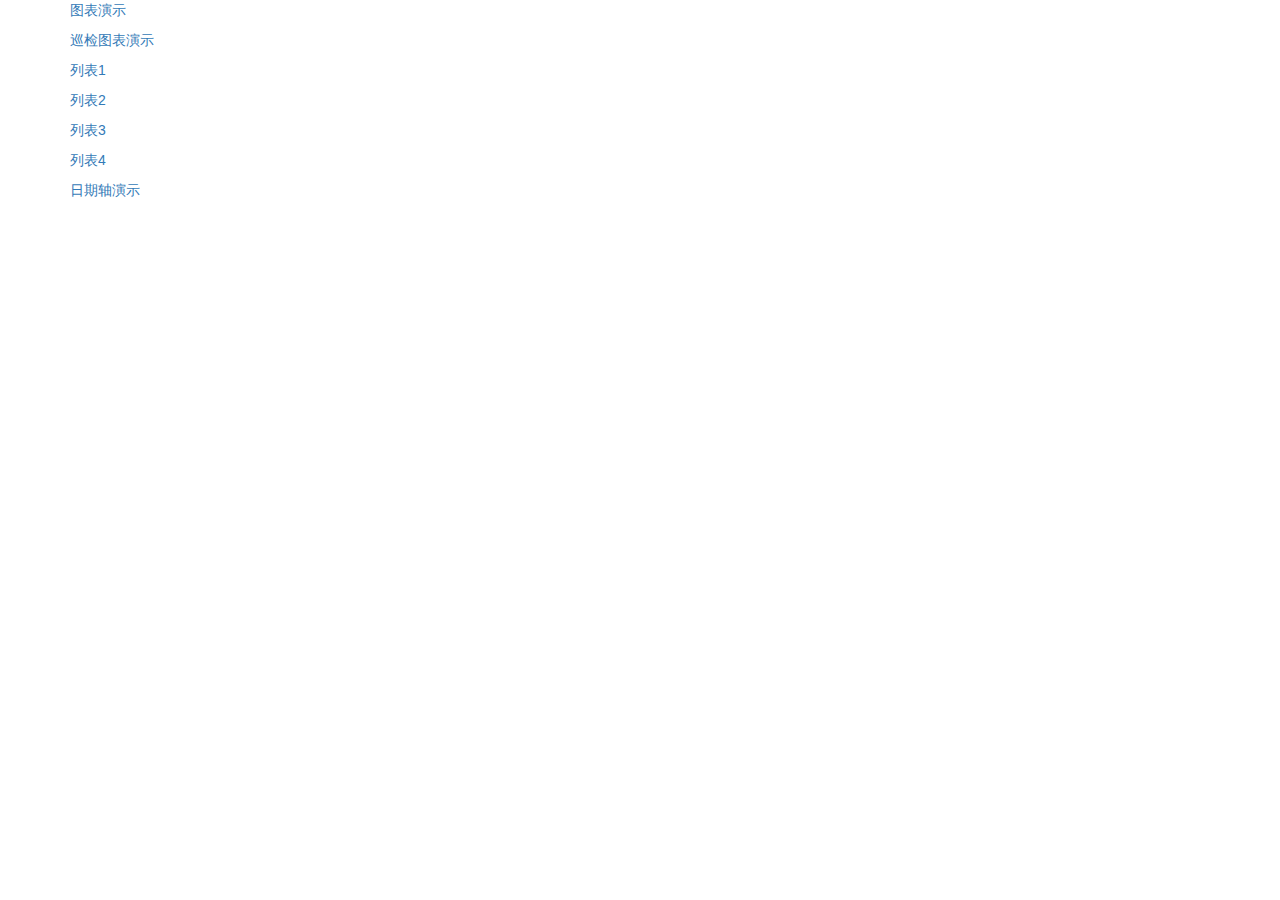
<file: views/index.html>
<!DOCTYPE html>
<html lang="en">
<head>
    <meta charset="UTF-8">
    <title>Title</title>
    <link rel="stylesheet" href="../res/assets/css/bootstrap.css">
</head>
<body>
<div class="container">
    <p><a href="lineStack.html" target="_blank">图表演示</a></p>
    <p><a href="bar-tick-align.html" target="_blank">巡检图表演示</a></p>
    <p><a href="list.html" target="_blank">列表1</a></p>
    <p><a href="list2.html" target="_blank">列表2</a></p>
    <p><a href="list3.html" target="_blank">列表3</a></p>
    <p><a href="list4.html" target="_blank">列表4</a></p>
    <p><a href="TimeSlider2/index.html" target="_blank">日期轴演示</a></p>
</div>
</body>
</html>
</file>
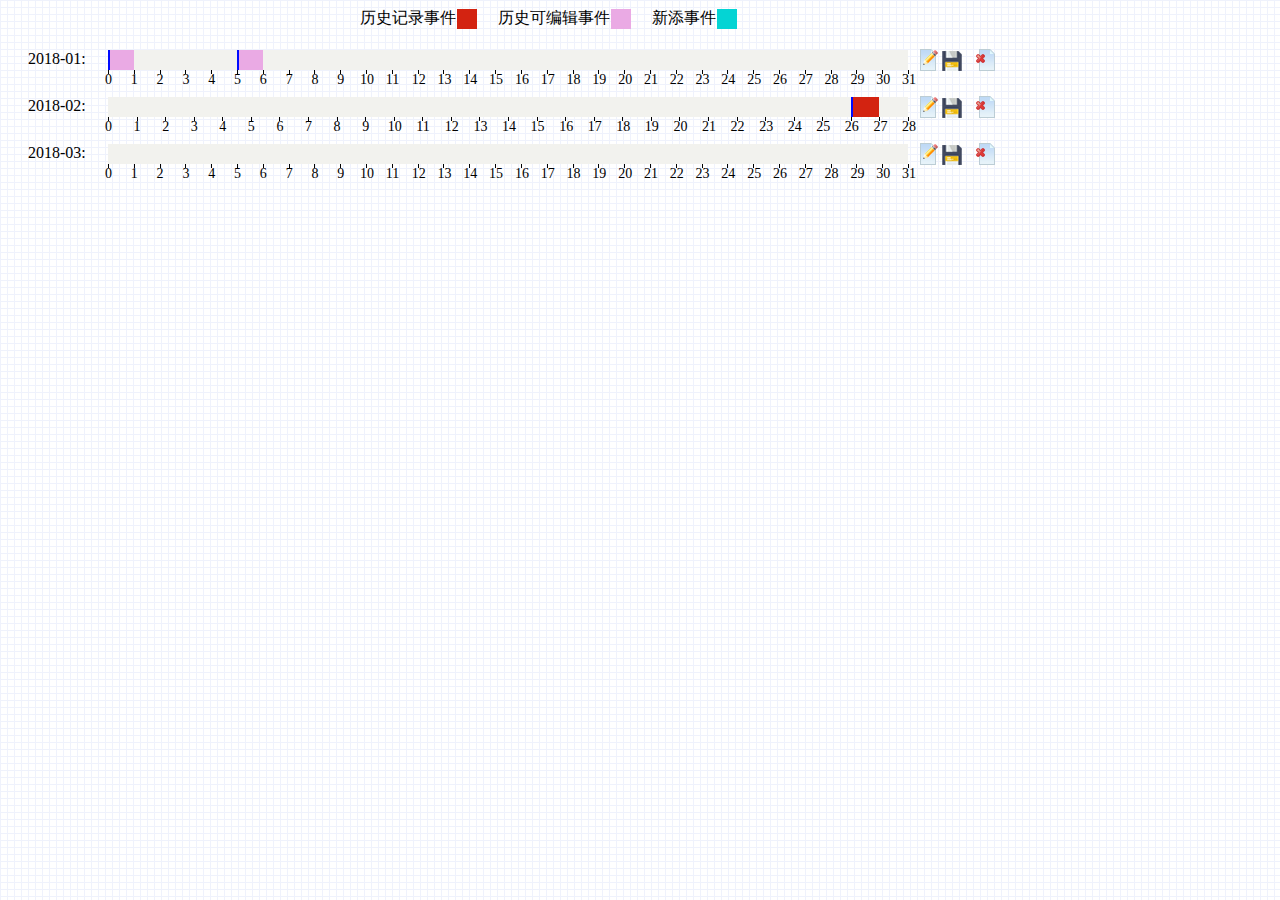
<file: views/TimeSlider2/index.html>
﻿<!DOCTYPE html>
<html>
<head>
    <meta http-equiv="Content-Type" content="text/html; charset=utf-8"/>
    <link type="text/css" rel="stylesheet" href="css/timeSlider.css"/>
    <title>scheduler</title>
    <style>
        body{
            background:url([data-uri]);
            user-select:none;
        }

        .code{
            width:500px;
            border:1px solid black;
            background:#d4d4d4;
        }
    </style>
</head>
<body>
<div class="eventBoxWrap">
    <label class="label-event">历史记录事件</label>
    <div class="eventBox"></div>
    <label class="label-event">历史可编辑事件</label>
    <div class="eventBox"></div>
    <label class="label-event">新添事件</label>
    <div class="eventBox"></div>
    <!--<label class="label-event">事件4</label>
    <div class="eventBox"></div>
    <label class="label-event">事件5</label>
    <div class="eventBox"></div>-->
</div>

<div onselectstart="return false;">
    <label class="label-week">2018-01:</label>
    <div id="timeslider1" class="timeSlider">
    </div>
</div>

<div onselectstart="return false;">
    <label class="label-week">2018-02:</label>
    <div id="timeslider2" class="timeSlider">
    </div>
</div>

<div onselectstart="return false;">
    <label class="label-week">2018-03:</label>
    <div id="timeslider3" class="timeSlider">
    </div>
</div>
<!--
<div onselectstart="return false;">
    <label class="label-week">星期四:</label>
    <div id="timeslider4" class="timeSlider">
    </div>
</div>

<div onselectstart="return false;">
    <label class="label-week">星期五:</label>
    <div id="timeslider5" class="timeSlider">
    </div>
</div>

<div onselectstart="return false;">
    <label class="label-week">星期六:</label>
    <div id="timeslider6" class="timeSlider">
    </div>
</div>

<div onselectstart="return false;">
    <label class="label-week">星期日:</label>
    <div id="timeslider7" class="timeSlider">
    </div>
</div>-->

<script type="text/javascript" src="lib/jquery.js"></script>
<script type="text/javascript" src="lib/underscore.js"></script>
<script type="text/javascript" src="js/timeSlider.js"></script>
<script>
  /* 动态创建7个时间轴 */
  //timeS1  这个命名要以DIV ID编号来  如timeS1  timeS2....点保存时需要用到
  var dateAxis = ['2018-01', '2018-02', '2018-03'] // 每一个日期轴月份,必须设置
  var timeS1 = new TimeSlider({
    id: 'timeslider1',//对应的DIV ID
    language: 'cn',
    currentMonth: '2018/01',//当前时间轴月份
    defaultDate: ['01', '06'],//初始化时间
    defaultEvents: [1, 1],//对应时间的事件  0为历史事件,1为历史可编辑事件,2是新添加事件
    banMove: [1, 1]//对应时间是否可编辑0不可编辑,1可编辑 ,2新添加可编辑删除
  })

  var timeS2 = new TimeSlider({
    id: 'timeslider2',
    language: 'cn',
    currentMonth: '2018/02',//当前时间轴月份
    defaultDate: ['27'],//初始化时间
    defaultEvents: [0],//对应时间的事件  0为历史事件,1为历史可编辑事件,2是新添加事件
    banMove: [0]//对应时间是否可编辑0不可编辑,1可编辑 ,2新添加可编辑删除
  })

  var timeS3 = new TimeSlider({
    id: 'timeslider3',
    language: 'cn',
    currentMonth: '2018/03'//当前时间轴月份
  })

  /*
    var timeS4 = new TimeSlider({
        id:"timeslider4",
        language:"cn",
        defaultTime:["0:00-2:00", "15:30-18:00"],
        defaultEvents:[0, 0],
        banMove:[0, 0]
    });

    var timeS5 = new TimeSlider({
        id:"timeslider5",
        language:"cn",
        defaultTime:["0:00-2:00"],
        defaultEvents:[0],
        banMove:[0]
    });

    var timeS6 = new TimeSlider({
        id:"timeslider6",
        language:"cn"
    });

    var timeS7 = new TimeSlider({
        id:"timeslider7",
        language:"cn"
    });*/

  function saveDate (id) {
    var $this
    switch (id) {
      case '1':
        $this = timeS1
        break
      case '2':
        $this = timeS2
        break
      case '3':
        $this = timeS3
        break
      case '4':
        $this = timeS4
        break
      case '5':
        $this = timeS5
        break
      case '6':
        $this = timeS6
        break
      case '7':
        $this = timeS7
        break
      case '8':
        $this = timeS7
        break
      case '9':
        $this = timeS9
        break
      case '10':
        $this = timeS10
        break
      case '11':
        $this = timeS11
        break
      case '12':
        $this = timeS12
        break
    }
    var data = {}
    _.forEach($this.get().times, function (item, index) {
      var event = $this.get().events[index] + 1
      var time = '<span>' + item + '</span> <span>事件' + event + '</span></br>'
      data['事件' + event + '_' + index] = item.replace('00', '01')
    })
    //点击保存时输出的事件与时间
    console.log(data)
  }

</script>
</body>
</html>
</file>
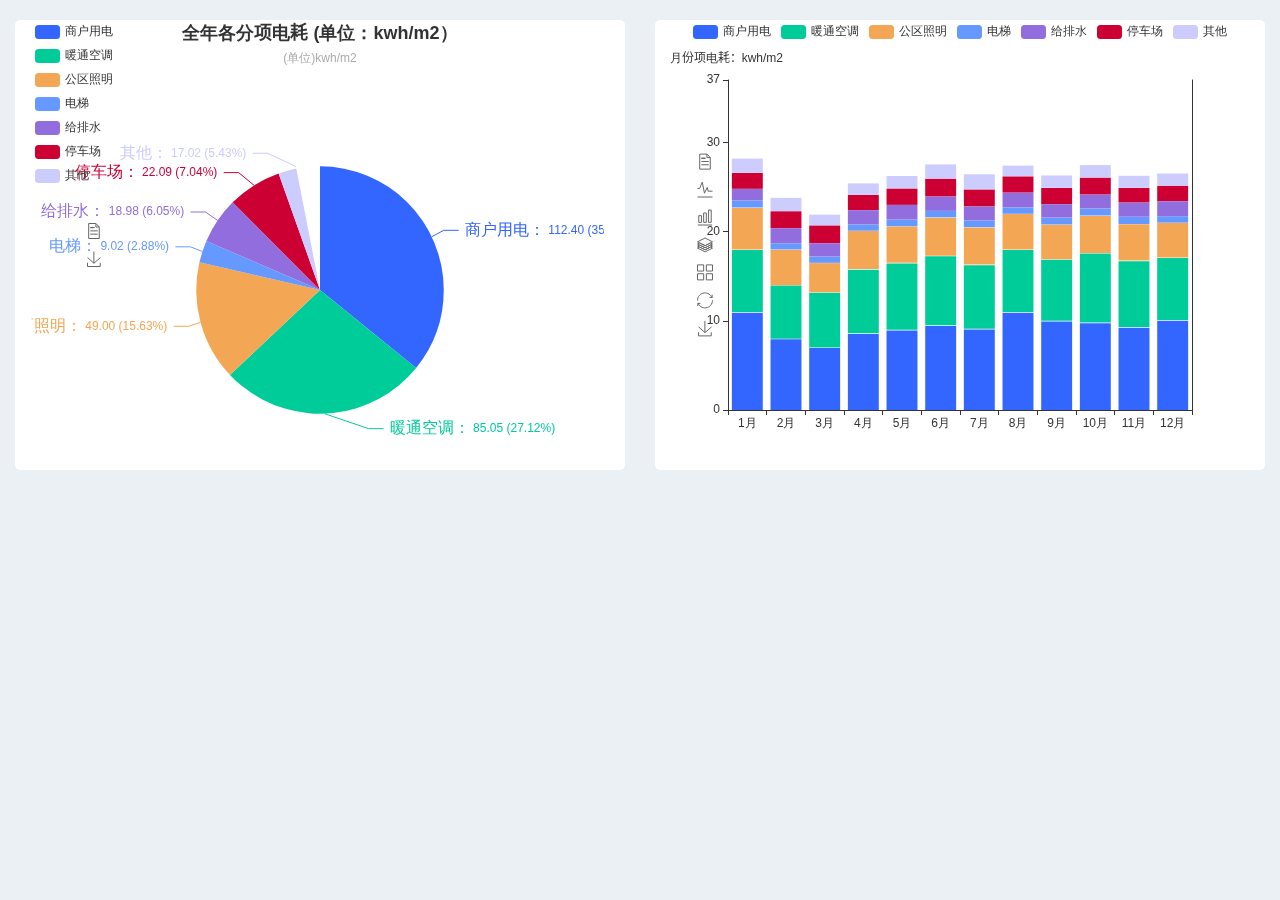
<file: views/platform.html>
<!DOCTYPE html>
<html lang="zh-cn">

<head>
    <title></title>
    <meta charset="utf-8">
    <meta name="keywords" content=""/>
    <meta name="description" content=""/>
    <meta http-equiv="X-UA-Compatible" content="IE=edge,chrome=1">
    <!-- 移动设备 viewport -->
    <meta name="viewport"
          content="width=device-width,initial-scale=1.0,minimum-scale=1.0,maximum-scale=1.0,user-scalable=no,minimal-ui">
    <meta name="author" content="">
    <!-- 360浏览器默认使用Webkit内核 -->
    <meta name="renderer" content="webkit">
    <!-- 禁止百度SiteAPP转码 -->
    <meta http-equiv="Cache-Control" content="no-siteapp">
    <meta name="mobile-web-app-capable" content="yes">
    <meta name="apple-mobile-web-app-capable" content="yes">
    <meta name="apple-mobile-web-app-status-bar-style" content="black">
    <meta name="msapplication-TileColor" content="#62a8ea">

    <script type="text/javascript" src="../res/assets/js/jquery-3.2.1.min.js"></script>
    <script type="text/javascript" src="../res/assets/js/laydate/laydate.js"></script>
    <script type="text/javascript" src="../res/assets/js/echarts.js"></script>
    <script type="text/javascript" src="../res/assets/js/bootstrap.js"></script>

    <link rel="stylesheet" href="../res/assets/css/bootstrap.css">
    <link rel="stylesheet" href="../res/assets/css/index.css">
</head>
<body>
<div class="test">

    <div class="row">

        <div class="col-sm-6" style="height:100%;width:50%;">
            <div class="main-item view-2 col-sm-12 " style="float: left ;">
                <div class="widget-shadow">
                    <div id="pieChart"  style="height:450px;">
                    </div>
                </div>

            </div>
        </div>

        <div class="col-sm-6">
            <div class="main-item view-2 col-sm-12 " style="float: left ;">
                <div class="widget-shadow">
                    <div id="main" style="height:450px;">
                    </div>
                </div>

            </div>
        </div>

    </div>

</div>


</body>
<script type="text/javascript">
    var monthArray = ["1月", "2月", "3月", "4月", "5月", "6月", "7月", "8月", "9月", "10月", "11月", "12月"];


    var shanghuList = [11, 8, 7, 8.6, 9, 9.5, 9.1, 11, 10, 9.8, 9.3, 10.1];
    var shanghuTotal = 0;

    var kongtiaoList = [7, 6, 6.2, 7.2, 7.5, 7.8, 7.2, 7, 6.9, 7.8, 7.45, 7];
    var kongtiaoTotal = 0;

    var gongquList = [4.7, 4, 3.3, 4.3, 4.1, 4.3, 4.2, 4, 3.9, 4.2, 4.1, 3.9];
    var gongquTotal = 0;


    var diantiList = [0.8, 0.7, 0.71, 0.72, 0.75, 0.73, 0.76, 0.72, 0.77, 0.8, 0.82, 0.74];
    var diantiotal = 0;

    var paishuiList = [1.3, 1.7, 1.5, 1.6, 1.65, 1.62, 1.58, 1.66, 1.52, 1.57, 1.6, 1.68];
    var paishuiTotal = 0;

    var parkList = [1.8, 1.9, 2.0, 1.7, 1.85, 2, 1.9, 1.83, 1.82, 1.9, 1.65, 1.74];
    var parkTotal = 0;

    var other = [1.6, 1.5, 1.2, 1.3, 1.4, 1.6, 1.7, 1.2, 1.4, 1.4, 1.35, 1.37];

    var coloers =['#3366ff', '#00cc99', '#f3a754', '#6699ff', '#926dde', '#cc0033', '#ccccff'];
    var otherTotal = 0;

    var dataList = ['商户用电', '暖通空调', '公区照明', '电梯', '给排水', '停车场', '其他'];

    var totalList = [];


    $(function () {


        totalAccount();

        var myChart = echarts.init(document.getElementById('main'));
        var colors = ['#d14a61', '#5793f3', '#675bba'];//subtext,monthArray,totalSales
        option = {
            tooltip: {
                trigger: 'axis'
            },
            legend: {
                data: dataList
            },
            toolbox: {
                show: true,
                orient: 'vertical',
                left: '20',
                top: 'center',
                feature: {
                    mark: {show: true},
                    dataView: {show: true, readOnly: false},
                    magicType: {show: true, type: ['line', 'bar', 'stack', 'tiled']},
                    restore: {show: true},
                    saveAsImage: {show: true}
                }
            },

            calculable: true,
            xAxis: [
                {
                    axisLine: {onZero: true, onZeroAxisIndex: 1},
                    type: 'category',
                    data: monthArray
                }
            ],
            yAxis: [
                {
                    //设置y轴最大值为数据的1.5倍
                    max: function (value) {
                        return Math.ceil(value.max * 1.3);
                    },
                    splitLine: {show: false},//去除网格线
                    name: '月份项电耗：kwh/m2 ',
                    type: 'value'
                }, {
                    //设置y轴最大值为数据的1.5倍
                    max: function (value) {
                        return Math.ceil(value.max * 1.5);
                    },
                    splitLine: {show: false},//去除网格线
                    type: 'value',
//                min: 0,
//                max: 250,
                    position: 'right',
//                offset: 80,
                    /*axisLine: {
                        lineStyle: {
                            color: colors[2]
                        }
                    },*/
                    axisLabel: {
                        formatter: '{value}'
                    }
                }
            ],
            series: [
                {
                    name: dataList[0],
                    type: 'bar',
                    stack: '电耗',
                    itemStyle: {
                        normal: {
                            color: coloers[0]
                        }
                    },
                    data: shanghuList
                },
                {
                    name: dataList[1],
                    type: 'bar',
                    stack: '电耗',
                    itemStyle: {
                        normal: {
                            color:coloers[1]
                        }
                    },
                    data: kongtiaoList
                },
                {
                    name: dataList[2],
                    type: 'bar',
                    stack: '电耗',
                    itemStyle: {
                        normal: {
                            color: coloers[2]
                        }
                    },
                    data: gongquList
                },
                {
                    name: dataList[3],
                    type: 'bar',
                    stack: '电耗',
                    smooth: 0.4,//让折线变平滑
                    itemStyle: {
                        normal: {
                            color:coloers[3]
                        }
                    },

                    data: diantiList
                },
                {
                    name: dataList[4],
                    type: 'bar',
                    stack: '电耗',
                    itemStyle: {
                        normal: {
                            color: coloers[4]
                        }
                    },
                    data: paishuiList
                },
                {
                    name: dataList[5],
                    type: 'bar',
                    stack: '电耗',
                    itemStyle: {
                        normal: {
                            color:coloers[5]
                        }
                    },
                    data: parkList
                },
                {
                    name: dataList[6],
                    type: 'bar',
                    stack: '电耗',
                    itemStyle: {
                        normal: {
                            color: coloers[6]
                        }
                    },
                    data: other
                }
            ]
        };
        myChart.setOption(option);


        var pieChart = echarts.init(document.getElementById('pieChart'));
        pieOption = {
            title: {
                text: '全年各分项电耗 (单位：kwh/m2）',
                subtext: '(单位)kwh/m2',
                x: 'center'
            },
            tooltip: {
                trigger: 'item',
                formatter: "{a} <br/>{b}: {c}kwh/m2 ({d}%)"
            },
            toolbox: {
                show: true,
                orient: 'vertical',
                left: '50',
                top: 'center',
                feature: {
                    dataView: {show: true, readOnly: false},
                    saveAsImage: {show: true}
                }
            },
            legend: {
                orient: 'vertical',
                left: 'left',
                data: dataList
            },
            series: [
                {
                    name: '全年各分项电耗',
                    type: 'pie',
                    radius: '55%',
                    center: ['50%', '60%'],
                    data: [
                        {value: shanghuTotal.toFixed(2), name: dataList[0]},
                        {value: kongtiaoTotal.toFixed(2), name: dataList[1]},
                        {value: gongquTotal.toFixed(2), name: dataList[2]},
                        {value: diantiotal.toFixed(2), name: dataList[3]},
                        {value: paishuiTotal.toFixed(2), name: dataList[4]},
                        {value: parkTotal.toFixed(2), name: dataList[5]},
                        {value: otherTotal.toFixed(2), name: dataList[6]},
                    ],
                    itemStyle: {
                        emphasis: {
                            shadowBlur: 10,
                            shadowOffsetX: 0,
                            shadowColor: 'rgba(0, 0, 0, 0.5)'
                        },
                    },
                    label: {
                        normal: {
                            formatter: ' {b|{b}：} {c} ({d}%) ',
                            // shadowBlur:3,
                            // shadowOffsetX: 2,
                            // shadowOffsetY: 2,
                            // shadowColor: '#999',
                            // padding: [0, 7],
                            rich: {
                                a: {
                                    color: '#999',
                                    lineHeight: 22,
                                    align: 'center'
                                },
                                // abg: {
                                //     backgroundColor: '#333',
                                //     width: '100%',
                                //     align: 'right',
                                //     height: 22,
                                //     borderRadius: [4, 4, 0, 0]
                                // },
                                hr: {
                                    borderColor: '#aaa',
                                    width: '100%',
                                    borderWidth: 0.5,
                                    height: 0
                                },
                                b: {
                                    fontSize: 16,
                                    lineHeight: 33
                                },
                            }
                        }
                    },
                }
            ],
            color: coloers
        };

        pieChart.setOption(pieOption);


    })


    function totalAccount() {


        $.each(shanghuList, function (indexs, itema) {
            shanghuTotal += shanghuList[indexs]
        });

        $.each(kongtiaoList, function (indexs, itema) {
            kongtiaoTotal += kongtiaoList[indexs]
        });

        $.each(diantiList, function (indexs, itema) {
            diantiotal += diantiList[indexs]
        });

        $.each(paishuiList, function (indexs, itema) {
            paishuiTotal += paishuiList[indexs]
        });

        $.each(parkList, function (indexs, itema) {
            parkTotal += parkList[indexs]
        });

        $.each(gongquList, function (indexs, itema) {
            gongquTotal += gongquList[indexs]
        });

        $.each(other, function (indexs, itema) {
            otherTotal += other[indexs]
        });
        totalList.push(shanghuTotal.toFixed(2))
        totalList.push(kongtiaoTotal.toFixed(2))
        totalList.push(diantiotal.toFixed(2))
        totalList.push(paishuiTotal.toFixed(2))
        totalList.push(parkTotal.toFixed(2))
        totalList.push(gongquTotal.toFixed(2))
        totalList.push(otherTotal.toFixed(2))
    }
</script>
</html>
</file>
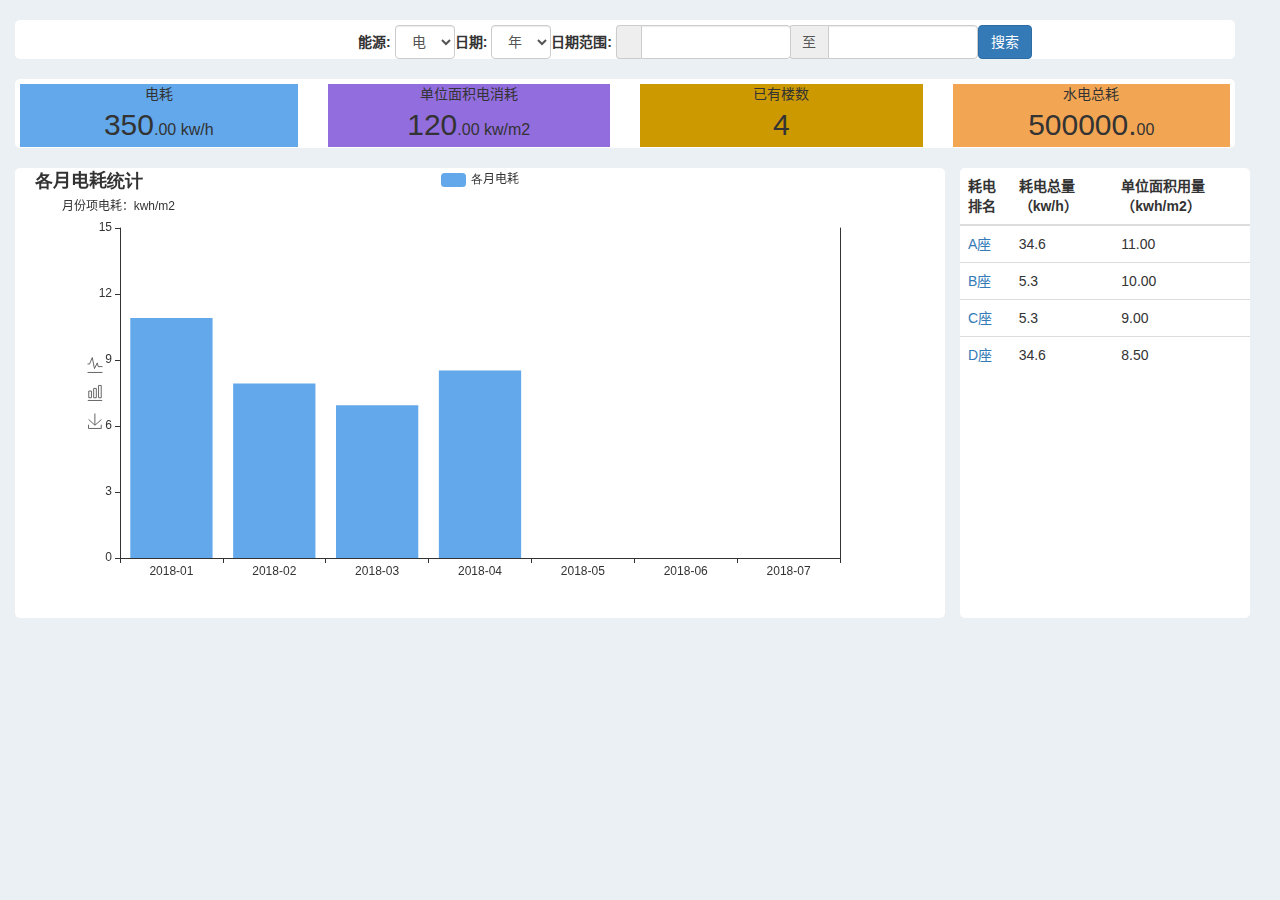
<file: views/platform2.html>
<!DOCTYPE html>
<html lang="zh-cn">

<head>
    <title></title>
    <meta charset="utf-8">
    <meta name="keywords" content=""/>
    <meta name="description" content=""/>
    <meta http-equiv="X-UA-Compatible" content="IE=edge,chrome=1">
    <!-- 移动设备 viewport -->
    <meta name="viewport"
          content="width=device-width,initial-scale=1.0,minimum-scale=1.0,maximum-scale=1.0,user-scalable=no,minimal-ui">
    <meta name="author" content="">
    <!-- 360浏览器默认使用Webkit内核 -->
    <meta name="renderer" content="webkit">
    <!-- 禁止百度SiteAPP转码 -->
    <meta http-equiv="Cache-Control" content="no-siteapp">
    <meta name="mobile-web-app-capable" content="yes">
    <meta name="apple-mobile-web-app-capable" content="yes">
    <meta name="apple-mobile-web-app-status-bar-style" content="black">
    <meta name="msapplication-TileColor" content="#62a8ea">


    <script type="text/javascript" src="../res/assets/js/jquery-3.2.1.min.js"></script>
    <script type="text/javascript" src="../res/assets/js/laydate/laydate.js"></script>
    <script type="text/javascript" src="../res/assets/js/echarts.js"></script>
    <script type="text/javascript" src="../res/assets/js/bootstrap.js"></script>

    <link rel="stylesheet" href="../res/assets/css/bootstrap.css">
    <link rel="stylesheet" href="../res/assets/css/index.css">
</head>
<style type="text/css">
    .widget {
        position: relative;
        margin-bottom: 24px;
        background-color: #fff
    }

    .widget {
        border-radius: 5px;
        margin-top: 5px;
    }

    .counter {
        text-align: center;
    }

    .bg-blue-600 {
        background-color: #62a8ea !important;
    }

    .bg-purple-600 {
        background-color: #926dde !important;
    }

    .bg-red-600 {
        background-color: #CC9900 !important;
    }

    .bg-orange-600 {
        background-color: #f2a654 !important;
    }

    .money-ex-40 {
        font-size: 30px;
        font-weight: 100;
    }

    .money-ex-40 span {
        font-size: 16px;
        font-weight: 100;
    }

</style>

<body>
<div class="test">
    <div class="row col-sm-12">
        <div class="main-item view-2" style="height: 15%; width: 100% ;float: left">
            <div class="row">
                <div class="col-md-10 text-left" style="margin-left: 5px;margin-top: 5px">
                    <form class="form-inline" id="searchVal">

                        <div class="form-group" style="float: right">
                            <button type="button" class="btn btn-primary" id="search">
                                <i class="icon wb-search" aria-hidden="true"></i> 搜索
                            </button>
                        </div>

                        <div class="form-group" style="float: right">
                            <label class="control-label">日期范围: </label>
                            <div class="input-group">
										<span class="input-group-addon">
                            <i class="icon wb-calendar"></i>
                        </span>
                                <input type="text" id="start_create_time" class="form-control" style="width: 150px"
                                       name="_start_create_time" autocomplete="off">
                            </div>
                            <div class="input-group" style="margin-left: -6px">
                                <span class="input-group-addon"> 至 </span>
                                <input type="text" id="end_create_time" class="form-control" style="width: 150px"
                                       name="_end_create_time" autocomplete="off">
                            </div>
                        </div>
                        <div class="form-group" style="float: right">
                            <label class="control-label">日期: </label>
                            <select class="form-control" id="data" name="chooseEnergy">
                                <option value="1">年</option>
                                <option value="2">月</option>
                                <option value="3">日</option>
                            </select>
                        </div>
                        <div class="form-group" style="float: right">
                            <label class="control-label">能源: </label>
                            <select class="form-control" id="chooseEnergy" name="chooseEnergy">
                                <option value="1">电</option>
                                <option value="2">水</option>
                            </select>
                        </div>
                    </form>
                </div>
            </div>
        </div>
    </div>
    <div class="row col-sm-12">
        <div class="main-item view-2" style="width: 100% ;float: left">
            <div class="row">
                <div class="col-sm-3 ">
                    <div class="widget" style="margin-bottom: 0px;margin-left: 5px">
                        <div class="widget-content padding-25 bg-blue-600">
                            <div class="counter counter-lg counter-inverse">
                                <div class="counter-label text-uppercase" id="nengyuan">电耗</div>
                                <span class="money-ex-40" id="energyDianhao"> 350<span>.00 kw/h</span></span>
                            </div>
                        </div>
                    </div>
                </div>
                <div class=" col-sm-3">
                    <div class="widget" style="margin-bottom: 0px;">
                        <div class="widget-content padding-25 bg-purple-600">
                            <div class="counter counter-lg counter-inverse">
                                <div class="counter-label text-uppercase" id="danwei">单位面积电消耗</div>
                                <span class="money-ex-40" id="energyDanwei"> 120<span>.00 kw/m2</span></span>
                            </div>
                        </div>
                    </div>
                </div>
                <div class="col-sm-3 ">
                    <div class="widget" style="margin-bottom: 0px; ">
                        <div class="widget-content padding-25 bg-red-600">
                            <div class="counter counter-lg counter-inverse">
                                <div class="counter-label text-uppercase">已有楼数</div>
                                <span class="money-ex-40">4<span></span></span>
                            </div>
                        </div>
                    </div>
                </div>

                <div class=" col-sm-3 ">
                    <div class="widget" style="margin-bottom: 0px;margin-right: 5px">
                        <div class="widget-content padding-25 bg-orange-600">
                            <div class="counter counter-lg counter-inverse">
                                <div class="counter-label text-uppercase">水电总耗</div>
                                <span class="money-ex-40">500000.<span>00</span></span>
                            </div>
                        </div>
                    </div>
                </div>
                <div class="col-sm-12">

                </div>

            </div>
        </div>
    </div>

    <div class="row">
        <div class="col-sm-9">
            <div class="main-item view-2 col-sm-12 " style="float: left ;">
                <div class="widget-shadow">
                    <div id="main" style="height:450px;">
                    </div>
                </div>

            </div>
        </div>
        <div class="row col-sm-3" style="">
            <div class="main-item view-2" style="height: 450px">
                <table class="table">
                    <thead>
                    <tr>
                        <th>耗电排名</th>
                        <th>耗电总量（kw/h）</th>
                        <th>单位面积用量（kwh/m2）</th>
                    </tr>
                    </thead>
                    <tbody>
                    <tr>
                        <td style="cursor:pointer "><a class="lou" href="#" id="A" name="0">A座</a></td>
                        <td id="AData">350.00</td>
                        <td>11.00</td>
                    </tr>
                    <tr>
                        <td style="cursor:pointer "><a class="lou" href="#" id="B" name="1">B座</a></td>
                        <td id="BData">>340.00</td>
                        <td>10.00</td>
                    </tr>
                    <tr>
                        <td style="cursor:pointer "><a class="lou" href="#" id="C" name="2">C座</a></td>
                        <td id="CData">>325.00</td>
                        <td>9.00</td>
                    </tr>
                    <tr>
                        <td style="cursor:pointer "><a class="lou" href="#" id="D" name="3">D座</a></td>
                        <td id="DData">>315.00</td>
                        <td>8.50</td>
                    </tr>
                    </tbody>
                </table>
            </div>
        </div>
    </div>

</div>

</div>


</body>

<script type="text/javascript">

    //显示图形下表的值
    var monthArray = ["2018-01", "2018-02", "2018-03", "2018-04", "2018-05", "2018-06", "2018-07"];

    var otherMonth = ["2017-05", "2017-06", "2017-08", "2017-09", "2017-10", "2017-11", "2017-12"];

    var AList = [11, 8, 7, 8.6,];
    var BList = [1.6, 1.5, 1.2, 1];

    var CList = [1.8, 1.9, 2.0, 3]
    var DList = [11, 8, 7, 8.6];

    var totalList = [];

    var showList = [[5, 8, 7, 8.6,], [11, 6, 7, 8.2,], [9, 8, 7, 8.3], [11, 5, 9, 8.6]];

    var showListOther = [20, 30, 15, 32, 16, 13, 12];

    var dom = "";

    //用于显示图形趋势的值
    var showData = [];
    option = {};


    $(function () {


        laydate.render({
            elem: '#start_create_time'
            , theme: '#393D49'
        });

        laydate.render({
            elem: '#end_create_time'
            , theme: '#393D49'
        });

        totalAccount();


        var myChart = echarts.init(document.getElementById('main'));
        var colors = ['#d14a61', '#5793f3', '#675bba'];//subtext,monthArray,totalSales
        showData = AList;
        initChart(myChart);


        //改变显示值
        $("#chooseEnergy").change(function () {
            var val = $("#chooseEnergy").val()
            if (val == 2) {
                $("#nengyuan").html("水消耗")
                $("#danwei").html("单位水耗")
                $("#energyDianhao").html(" 150<span>.00 吨</span>")
                $("#energyDanwei").html("10<span>.00 吨/m2</span>")
            } else {
                $("#nengyuan").html("电耗")
                $("#danwei").html("单位面积电消耗")
                $("#energyDianhao").html("350<span>.00 kw/h</span>")
                $("#energyDanwei").html("20<span>.00  kw/m2</span>")

            }
            showData = showList[val]
            initChart(myChart);
        })


        //点击排名楼数变换值
        $(".lou").click(function () {
            var myChart = echarts.init(document.getElementById('main'));
            dom = $(this).html();
            var value = $(this).attr("name");
            showData = showList[value]
            initChart(myChart);
        })

        $("#search").click(function () {
            var Startdate = $("#start_create_time").val();
            var endStart = $("#start_create_time").val();

            monthArray = otherMonth;
            showData = showListOther
            initChart(myChart);
        })

    })


    //统计右侧耗电排名
    function totalAccount() {
        var Atotal = 0;
        var Btotal = 0;
        var Ctotal = 0;
        var Dtotal = 0;
        $.each(AList, function (indexs, itema) {
            Atotal += AList[indexs]

        });
        $("#AData").html(Atotal)
        $.each(BList, function (indexs, itema) {
            Btotal += BList[indexs]
        });
        $("#BData").html(Btotal)
        $.each(CList, function (indexs, itema) {
            Ctotal += CList[indexs]
        });
        $("#CData").html(Btotal)
        $.each(DList, function (indexs, itema) {
            Dtotal += DList[indexs]
        });

        $("#DData").html(Dtotal)


        totalList.push(AList)
        totalList.push(BList)
        totalList.push(CList)
        totalList.push(DList)
    }


    //初始化图形
    function initChart(myChart) {
        option = {
            title: {
                text: dom + '各月电耗统计',

                x: 'left'
            },
            tooltip: {
                trigger: 'axis'
            },
            legend: {
                data: ["各月电耗"]
            },
            toolbox: {
                show: true,
                orient: 'vertical',
                left: '50',
                top: 'center',
                feature: {
                    magicType: {show: true, type: ['line', 'bar']},
                    saveAsImage: {show: true}
                }
            },

            calculable: true,
            xAxis: [
                {
                    axisLine: {onZero: true, onZeroAxisIndex: 1},
                    type: 'category',
                    data: monthArray
                }
            ],
            yAxis: [
                {
                    //设置y轴最大值为数据的1.5倍
                    max: function (value) {
                        return Math.ceil(value.max * 1.3);
                    },
                    splitLine: {show: false},//去除网格线
                    name: '月份项电耗：kwh/m2 ',
                    type: 'value'
                }, {
                    //设置y轴最大值为数据的1.5倍
                    max: function (value) {
                        return Math.ceil(value.max * 1.5);
                    },
                    splitLine: {show: false},//去除网格线
                    type: 'value',
//                min: 0,
//                max: 250,
                    position: 'right',
//                offset: 80,
                    /*axisLine: {
                        lineStyle: {
                            color: colors[2]
                        }
                    },*/
                    axisLabel: {
                        formatter: '{value}'
                    }
                }
            ],
            series: [
                {
                    name: "各月电耗",
                    type: 'bar',
                    stack: '电耗',
                    itemStyle: {
                        normal: {
                            color: '#62a8ea'
                        }
                    },
                    data: showData
                },
            ]
        };
        myChart.setOption(option);
    }

</script>
</html>
</file>
<file: views/TimeSlider2/css/timeSlider.css>
﻿    .timeSlider{
        padding: 0;
        margin: 0;
        border:0;
        display: block;
        z-index: 0;
        margin-left:100px;
        position:relative;
        top:-20px;
	}

	.timeSliderDiv{
		height:20px;
		width:14px;
		z-index:4;
		top:0;
        border-left:2px solid #010bff;
		position:absolute;
		background:#007acc;
        box-sizing:border-box;
	}

	.trCanvas{
		width: 800px;
		height: 20px;
		background: #f2f2ee;
		position: relative;
	}

	.fixBGDiv{
		position:fixed;
		left:0;
		right:0;
		bottom:0;
		top:0;
		z-index:999;
		background-color:#e4e4e4;
		display:none;
		filter:progid:DXImageTransform.Microsoft.Alpha(opacity=40);
		opacity:0.4;
	}

	.modal{
		position:fixed;
		left:0;
		right:0;
		bottom:0;
		top:0;
		z-index:1000;
		display:none;
	}

	.modal-dialog{
		position:relative;
		width:400px;
		margin:150px auto;
	}

	.modal-content{
		position:relative;
		background-color:#f8f5f5;
		background-clip:padding-box;
		border:1px solid #d4d4d4;
		border-radius:6px;
		outline:none;
		box-shadow:0 3px 9px rgba(0,0,0,0.5);
	}

	.modal-header{
		min-height:16px;
		padding:15px;
		border-bottom:1px solid #e5e5e5;
	}

	.modal-title{
		margin:0;
		line-height:1.42px;
	}

	.modal-body{
		position:relative;
		padding:20px;
	}


	.modal-footer{
		padding :19px 20px 20px;
		text-align:right;
		margin-top:5px;
		border-top:1px solid #e5e5e5;
	}

    .btn{
		font-size:14px;
		line-height:1.427;
		height:40px;
		width:80px;
		text-align:center;
		border:1px solid #d8d8d8;
		margin:2px;
		border-radius:5px;
	}

    .btn:hover{
		background-color:#e4e4e4;
        cursor:pointer;
	}

	.time-div{
		margin:10px;
	}


	.time-input{
		width:120px;
		margin:5px;
	}

    .time-lab{
        display:inline-block;
        width:80px;
        *zoom:1;
        *display:inline;
    }

    .event-div{
        margin:10px;
    }

    .event-select{
        margin-left:20px;
    }


	.coordinate {
		width:1px;
		height:4px;
		background-color:black;
		position:absolute;
		z-index:-1;
	}

	.coordinateLabDiv{
		width:20px;
		margin-left:-3px;
		top:22px;
		position:absolute;
		z-index:-1;
        font-size:14px;
	}


	.leftBar{
		position:absolute;
        left:-20px;
        border:10px solid transparent;
        border-right:8px solid #d3d3d3;
        display:none;
	}

	.rightBar{
		position:absolute;
        right:-18px;
        border:10px solid transparent;
        border-left:8px solid #d3d3d3;
        display:none;
	}

    .rightBar:hover,.leftBar:hover{
        cursor:e-resize;
    }

	.leftShow{
		background-color:blue;
		color:white;
		width:30px;
		height:18px;
		position:absolute;
		left:-25px;
		top:28px;
		text-align:center;
		line-height:18px;
		font-size:.8em;
		display:none;
	}

	.rightShow{
		background-color:blue;
		color:white;
		padding-left:3px;
		width:30px;
		height:18px;
		position:absolute;
		top:28px;
        right:-25px;
		text-align:center;
		line-height:18px;
		font-size:.8em;
		display:none;
	}



	.label-event{
		float:left;
		margin-left:20px;
	}

    .label-week{
		float:left;
		margin-left:20px;
        margin-top:-20px;
	}


	.editWrap{
		position:relative;
		width:100px;
		left:910px;
		bottom:42px;
	}

	.editContent{
		width:180px;
		position:absolute;
		left:0;
		top:0;
		display:none;
		background-color:#f9f6f6;
		border:1px solid #e4e4e4;
		z-index:5;
	}

	.editHeader{
		min-height:16px;
		padding:5px;
		border-bottom:1px solid #e5e5e5;
	}

    .editHeaderTitle{
        font-weight:bold;
    }

	.editBody{
		position:relative;
		padding:10px;
	}

    .editUnit{
        display:inline-block;
        width:100%;
        *zoom:1;
        *display:inline;
    }

	.editFotter{
		padding :10px;
		text-align:right;
		margin-top:5px;
		border-top:1px solid #e5e5e5;
	}

	.delImg{
        margin-left:10px;
	}

	.saveImg:hover,.editImg:hover,.delImg:hover{
		cursor:pointer;
	}

	.editBtn{
		font-size:14px;
		width:55px;
        height: 30px;
		text-align:center;
		margin:2px;
        background-repeat: no-repeat;
        border:0;
        padding: 0;
	}

    .eventBoxWrap{
        position:relative;
        width:600px;
        margin:auto;
        padding-bottom:40px;
        overflow:hidden;
    }

    .eventBox{
        width:20px;
        height:20px;
        float:left;
        margin:1px;
    }

    .eventSelect{
        margin-left:10px;
        width:80px;
    }
</file>
<file: res/assets/css/index.css>
body {
	margin: 0px;
	background-color: #EBF0F5;
	padding: 0px 15px;
}

ul {
	margin: 0px;
	padding: 0px;
	list-style: none;
}

.l {
	float: left;
}

.r {
	float: right;
}

.left-main {
	width: 70%;
	font-size: 14px;
	color: #999;
}

.right-main {
	width: 380px;
	font-size: 14px;
	padding-left: 15px;
}

.main-item {
	background-color: #FFF;
	border-radius: 5px;
	margin-top: 20px;
}

.left-main .view-1 {
	width: 100%;
	padding: 0px;
	margin: 0px;
	list-style: none;
	overflow: hidden;
}

.left-main .view-1 li {
	width: 20%;
	float: left;
	margin-left: 4%;
	padding: 1%;
	position: relative;
	cursor: pointer;
}

.left-main .view-1 li:first-child {
	margin-left: 0px;
}

.left-main .view-1 li span {
	display: block;
	margin-left: 55px;
}

.left-main .view-1 li span.num {
	font-size: 20px;
}

.left-main .view-1 li i {
	position: absolute;
	right: 15px;
	top: 40%;
	display: block;
	width: 10px;
	height: 15px;
	background: url(img/index/u79.png) no-repeat center center;
}

.left-main .view-1 li {}

.left-main .view-1 li.tran {
	background: url(img/index/icon-1.png) no-repeat center left;
	background-position-x: 10px;
	background-color: #FFF;
}

.left-main .view-1 li.tran span.num {
	color: #F15150;
}

.left-main .view-1 li span .unit {
	font-size: 12px;
	padding-left: 5px;
	display: inline;
	margin-left: 0px;
}

.left-main .view-1 li.sh {
	background: url(img/index/icon-2.png) no-repeat center left;
	background-position-x: 10px;
	background-color: #FFF;
}

.left-main .view-1 li.sh span.num {
	color: #F15089;
}

.left-main .view-1 li.wp {
	background: url(img/index/icon-3.png) no-repeat center left;
	background-position-x: 10px;
	background-color: #FFF;
}

.left-main .view-1 li.wp span.num {
	color: #50BEF1;
}

.left-main .view-1 li.wed {
	background: url(img/index/icon-4.png) no-repeat center left;
	background-position-x: 10px;
	background-color: #FFF;
}

.left-main .view-1 li.wed span.num {
	color: #5085F1;
}

.left-main .view-2 {
	overflow: hidden;
}

.left-main .view-2 ul {
	padding: 10px;
}

.left-main .view-2 .title {
	display: block;
	padding: 10px;
	color: #1E1E1E;
}

.left-main .view-3 {
	width: 100%;
	padding: 0px;
	margin: 0px;
	list-style: none;
	overflow: hidden;
}

.left-main .view-3 li {
	width: 22%;
	float: left;
	margin-left: 4%;
	padding: 1.5% 0px;
	position: relative;
	cursor: pointer;
}

.left-main .view-3 li:first-child {
	margin-left: 0px;
}

.left-main .view-3 li span {
	display: block;
	margin-left: 55px;
}

.left-main .view-3 li i {
	position: absolute;
	right: 15px;
	top: 40%;
	display: block;
	width: 10px;
	height: 15px;
	background: url(img/index/u79.png) no-repeat center center;
}

.left-main .view-3 li.dl {
	background: url(img/index/icon-5.png) no-repeat center left;
	background-position-x: 10px;
	background-color: #FFF;
}

.left-main .view-3 li.sha {
	background: url(img/index/icon-6.png) no-repeat center left;
	background-position-x: 10px;
	background-color: #FFF;
}

.left-main .view-3 li.req {
	background: url(img/index/icon-7.png) no-repeat center left;
	background-position-x: 10px;
	background-color: #FFF;
}

.left-main .view-3 li.qrc {
	background: url(img/index/icon-8.png) no-repeat center left;
	background-position-x: 10px;
	background-color: #FFF;
}

.right-main .view-4 {
	overflow: hidden;
	min-width: 350px;
}

.right-main .view-4 li {
	display: block;
	overflow: hidden;
	margin-bottom: 13px;
	position: relative;
}

.right-main .view-4 .title {
	display: block;
	padding: 10px;
	color: #1E1E1E;
}

.right-main .view-4 .ts {
	position: absolute;
	left: 0px;
	top: 0px;
	width: 65px;
	padding-left: 10px;
}

.right-main .view-4 .ts span {
	display: block;
}

.right-main .view-4 .ts span:first-child {
	font-size: 18px;
	color: #999999;
}

.right-main .view-4 .ts span:last-child {
	font-size: 10px;
	color: #FFFFFF;
	background-color: #46B8FD;
	border-radius: 8px;
	height: 16px;
	width: 80%;
	text-align: center;
	margin: 5px auto 0px 0px;
}

.right-main .view-4 .name {
	font-size: 16px;
	width: 95%;
	color: #1E1E1E;
	
}

.right-main .view-4 .name span {
	margin-left: 75px;
}

.right-main .view-4 .name span:last-child {
	padding-bottom: 12px;
	border-bottom: 1px solid #E4E4E4;
}

.right-main .view-4 .money {
	position: absolute;
	right: 0px;
	top: 0px;
	font-size: 16px;
	color: #F46D0D;
	padding-right: 5%;
}

.right-main .view-4 .d {
	margin-top: 5px;
	display: block;
	font-size: 12px;
	color: #999999;
}

.right-main .view-4 .money .d {
	text-align: right;
}
</file>
